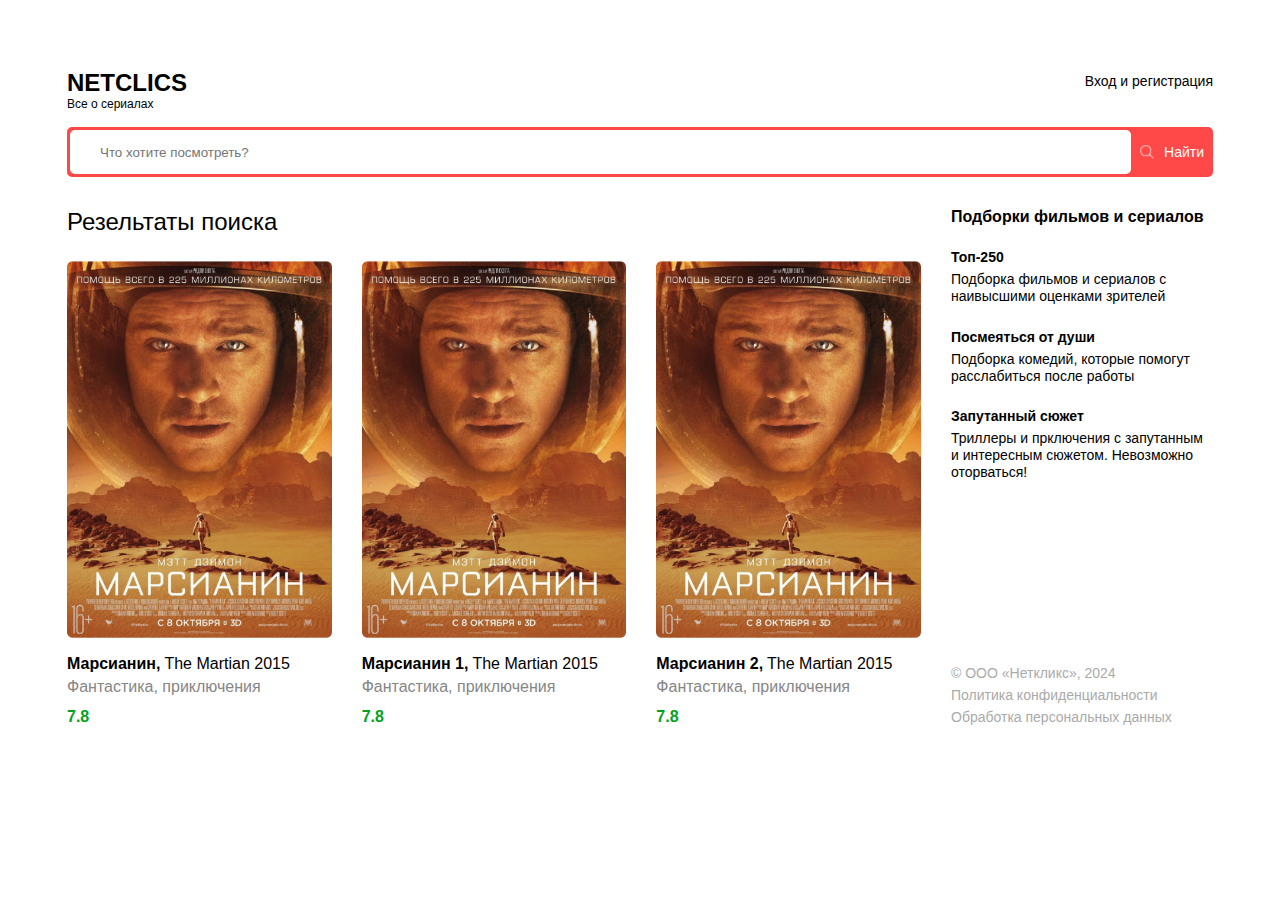
<file: index.html>
<!DOCTYPE html>
<html lang="en">
  <head>
    <meta charset="UTF-8" />
    <meta name="viewport" content="width=device-width, initial-scale=1.0" />
    <link rel="stylesheet" href="style.css" />
    <title>Netclicks</title>
  </head>
  <body>
    <header class="header">
      <div class="container">
        <div class="header-box">
          <div class="header-logo">
            <h1>NETCLICS</h1>
            <p>Все о сериалах</p>
          </div>
          <div class="header-controls">
            <a href="#">Вход и регистрация</a>
          </div>

          <div class="header-controls_mobile">
            <img src="./img/free-icon-menu-7466709 1.png" alt="menu" />
          </div>
        </div>
      </div>
    </header>
    <main>
      <section class="search">
        <div class="container">
          <div class="search-box">
            <input
              id="search-input"
              type="text"
              placeholder="Что хотите посмотреть?"
            />
            <button id="search-button">
              <img src="./img/free-icon-search-2414255 1.png" alt="search" />
              <span>Найти</span>
            </button>
          </div>
        </div>
      </section>
      <section class="content">
        <div class="container">
          <div class="content-box">
            <div class="content-main">
              <h2 class="content-main_title">Резельтаты поиска</h2>
              <div class="content-cards">
                <!--<a href="film.html" class="content-cards_item">
                  <div class="content-cards_item-img">
                    <img src="./img/Film.png" alt="Film" />
                  </div>
                  <div class="content-cards_item-title">
                    <h5>Марсианин,</h5>
                    <span>The Martian 2015</span>
                  </div>
                  <p class="content-cards_item-description">
                    Фантастика, приключения
                  </p>
                  <p class="content-cards_item-rating">7.8</p>
                </a>
                <a href="film.html" class="content-cards_item">
                  <div class="content-cards_item-img">
                    <img src="./img/Film.png" alt="Film" />
                  </div>
                  <div class="content-cards_item-title">
                    <h5>Марсианин,</h5>
                    <span>The Martian 2015</span>
                  </div>
                  <p class="content-cards_item-description">
                    Фантастика, приключения
                  </p>
                  <p class="content-cards_item-rating">7.8</p>
                </a>
                <a href="film.html" class="content-cards_item">
                  <div class="content-cards_item-img">
                    <img src="./img/Film.png" alt="Film" />
                  </div>
                  <div class="content-cards_item-title">
                    <h5>Марсианин,</h5>
                    <span>The Martian 2015</span>
                  </div>
                  <p class="content-cards_item-description">
                    Фантастика, приключения
                  </p>
                  <p class="content-cards_item-rating">7.8</p>
                </a>
                <a href="film.html" class="content-cards_item">
                  <div class="content-cards_item-img">
                    <img src="./img/Film.png" alt="Film" />
                  </div>
                  <div class="content-cards_item-title">
                    <h5>Марсианин,</h5>
                    <span>The Martian 2015</span>
                  </div>
                  <p class="content-cards_item-description">
                    Фантастика, приключения
                  </p>
                  <p class="content-cards_item-rating">7.8</p>
                </a>
                <a href="film.html" class="content-cards_item">
                  <div class="content-cards_item-img">
                    <img src="./img/Film.png" alt="Film" />
                  </div>
                  <div class="content-cards_item-title">
                    <h5>Марсианин,</h5>
                    <span>The Martian 2015</span>
                  </div>
                  <p class="content-cards_item-description">
                    Фантастика, приключения
                  </p>
                  <p class="content-cards_item-rating">7.8</p>
                </a>
                <a href="film.html" class="content-cards_item">
                  <div class="content-cards_item-img">
                    <img src="./img/Film.png" alt="Film" />
                  </div>
                  <div class="content-cards_item-title">
                    <h5>Марсианин,</h5>
                    <span>The Martian 2015</span>
                  </div>
                  <p class="content-cards_item-description">
                    Фантастика, приключения
                  </p>
                  <p class="content-cards_item-rating">7.8</p>
                </a> -->
              </div>
            </div>
            <div class="content-sidebar">
              <div class="content-sidebar_info">
                <h4 class="content-sidebar_info-title">
                  Подборки фильмов и сериалов
                </h4>
                <div class="content-sidebar_info-wrapper">
                  <div class="content-sidebar_info-item">
                    <h5>Топ-250</h5>
                    <p>
                      Подборка фильмов и сериалов с наивысшими оценками зрителей
                    </p>
                  </div>
                  <div class="content-sidebar_info-item">
                    <h5>Посмеяться от души</h5>
                    <p>
                      Подборка комедий, которые помогут расслабиться после
                      работы
                    </p>
                  </div>
                  <div class="content-sidebar_info-item">
                    <h5>Запутанный сюжет</h5>
                    <p>
                      Триллеры и прключения с запутанным и интересным сюжетом.
                      Невозможно оторваться!
                    </p>
                  </div>
                </div>
              </div>
              <div class="content-sidebar_footer">
                <p>© ООО «Неткликс», 2024</p>
                <a href="#">Политика конфиденциальности</a>
                <a href="#">Обработка персональных данных</a>
              </div>
            </div>
          </div>
        </div>
      </section>
    </main>
    <footer></footer>
    <script src="script.js"></script>
  </body>
</html>
</file>
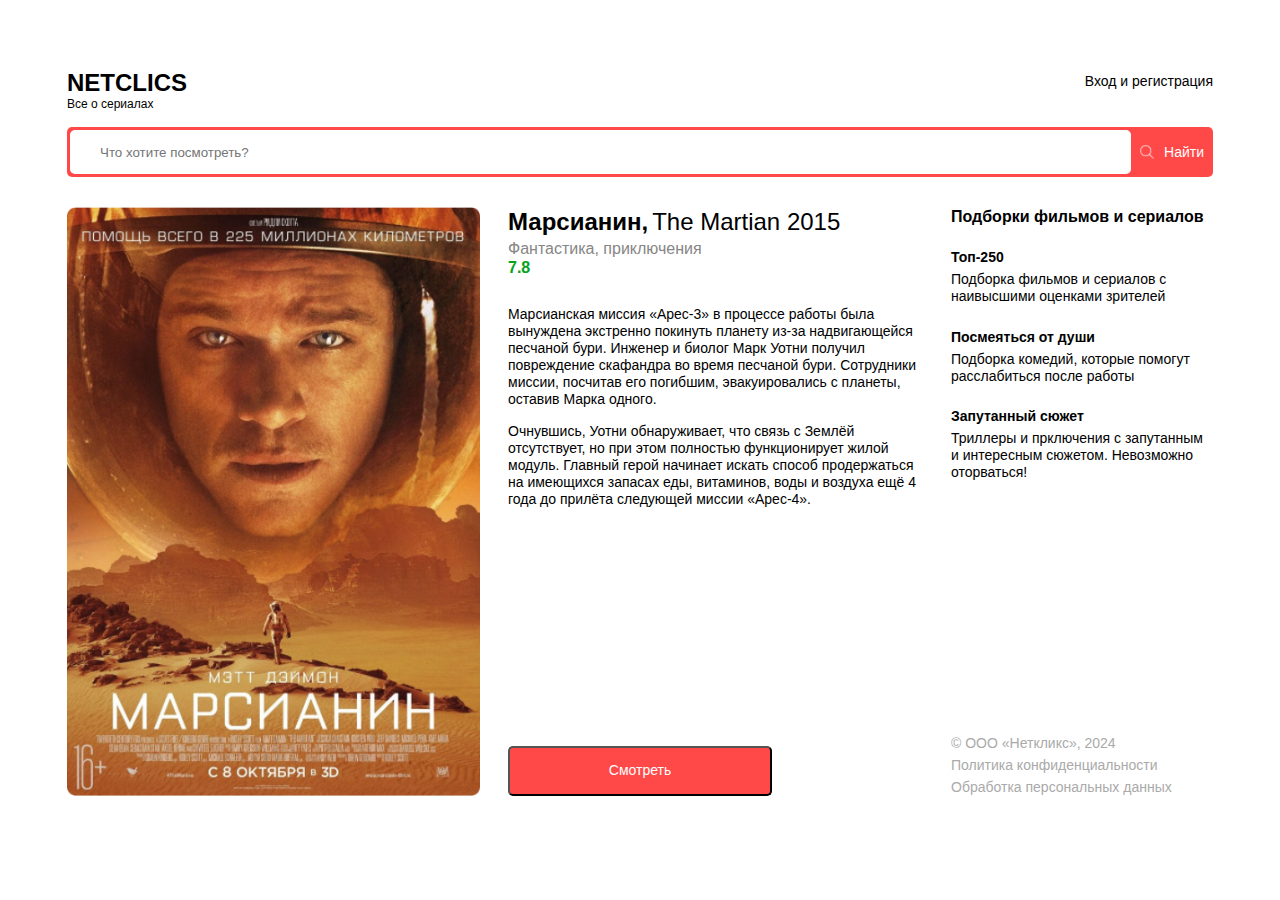
<file: film.html>
<!DOCTYPE html>
<html lang="en">
  <head>
    <meta charset="UTF-8" />
    <meta name="viewport" content="width=device-width, initial-scale=1.0" />
    <link rel="stylesheet" href="style.css" />
    <title>Netclicks</title>
  </head>
  <body>
    <header class="header">
      <div class="container">
        <div class="header-box">
          <a href="index.html" class="header-logo">
            <h1>NETCLICS</h1>
            <p>Все о сериалах</p>
          </a>
          <div class="header-controls">
            <a href="#">Вход и регистрация</a>
          </div>

          <div class="header-controls_mobile">
            <img src="./img/free-icon-menu-7466709 1.png" alt="menu" />
          </div>
        </div>
      </div>
    </header>
    <main>
      <section class="search">
        <div class="container">
          <div class="search-box">
            <input type="text" placeholder="Что хотите посмотреть?" />
            <button>
              <img src="./img/free-icon-search-2414255 1.png" alt="search" />
              <span>Найти</span>
            </button>
          </div>
        </div>
      </section>
      <section class="content">
        <div class="container">
          <div class="content-box">
            <div class="content-film">
              <div class="content-film_img">
                <img src="./img/Film.png" alt="Film" />
              </div>
              <div class="content-film_info">
                <div class="content-film_info-content">
                  <div class="content-film_title">
                    <h1>Марсианин,</h1>
                    <p>The Martian 2015</p>
                  </div>
                  <p class="content-film_info-description">
                    Фантастика, приключения
                  </p>
                  <p class="content-film_info-rating">7.8</p>
                  <p class="content-film_info-text">
                    Марсианская миссия «Арес-3» в процессе работы была вынуждена
                    экстренно покинуть планету из-за надвигающейся песчаной
                    бури. Инженер и биолог Марк Уотни получил повреждение
                    скафандра во время песчаной бури. Сотрудники миссии,
                    посчитав его погибшим, эвакуировались с планеты, оставив
                    Марка одного.
                  </p>
                  <p class="content-film_info-text">
                    Очнувшись, Уотни обнаруживает, что связь с Землёй
                    отсутствует, но при этом полностью функционирует жилой
                    модуль. Главный герой начинает искать способ продержаться на
                    имеющихся запасах еды, витаминов, воды и воздуха ещё 4 года
                    до прилёта следующей миссии «Арес-4».
                  </p>
                </div>

                <div class="content-film_info-controls">
                  <button class="content-film_info-btn">Смотреть</button>
                </div>
              </div>
            </div>
            <div class="content-sidebar">
              <div class="content-sidebar_info">
                <h4 class="content-sidebar_info-title">
                  Подборки фильмов и сериалов
                </h4>
                <div class="content-sidebar_info-wrapper">
                  <div class="content-sidebar_info-item">
                    <h5>Топ-250</h5>
                    <p>
                      Подборка фильмов и сериалов с наивысшими оценками зрителей
                    </p>
                  </div>
                  <div class="content-sidebar_info-item">
                    <h5>Посмеяться от души</h5>
                    <p>
                      Подборка комедий, которые помогут расслабиться после
                      работы
                    </p>
                  </div>
                  <div class="content-sidebar_info-item">
                    <h5>Запутанный сюжет</h5>
                    <p>
                      Триллеры и прключения с запутанным и интересным сюжетом.
                      Невозможно оторваться!
                    </p>
                  </div>
                </div>
              </div>
              <div class="content-sidebar_footer">
                <p>© ООО «Неткликс», 2024</p>
                <a href="#">Политика конфиденциальности</a>
                <a href="#">Обработка персональных данных</a>
              </div>
            </div>
          </div>
        </div>
      </section>
    </main>
    <footer></footer>
  </body>
</html>
</file>
<file: style.css>
* {
  box-sizing: border-box;
}

body {
  margin: 0;
  padding: 0;
}

.container {
  max-width: 1194px;
  padding-left: 24px;
  padding-right: 24px;
  margin: 0 auto;
}

.header {
  margin-top: 34px;
}

.header-box {
  display: flex;
  justify-content: space-between;
  align-items: center;
}

.header-box a {
  color: #000;
  text-decoration: none;
}

.header-logo h1 {
  margin: 0;
  padding-top: 34px;
  font-family: Inter, sans-serif;
  font-size: 24px;
  font-weight: 700;
  line-height: 29px;
}

.header-logo p {
  margin: 0;
  font-family: Inter, sans-serif;
  font-size: 12px;
  font-weight: 300;
  line-height: 15px;
  margin-bottom: 15px;
}

.header-controls a {
  color: #000;
  font-family: Inter, sans-serif;
  font-size: 14px;
  font-weight: 400;
  line-height: 17px;
  text-decoration: none;
}

.header-controls a:hover {
  color: rgb(255, 73, 73);
}

.header-controls_mobile {
  display: none;
}

.search-box {
  border-radius: 5px;
  background: rgb(255, 73, 73);
  display: flex;
  justify-content: space-between;
  align-items: center;
  padding: 3px;
  gap: 3px;
  height: 50px;
  margin-bottom: 30px;
}

.search-box input {
  flex-grow: 1;
  height: 100%;
  border: none;
  outline: none;
  border-radius: 5px;
  padding: 0 30px;
  min-width: 0;
}

.search-box button {
  background: rgb(255, 73, 73);
  height: 100%;
  display: flex;
  align-items: center;
  gap: 10px;
  border: none;
  color: rgb(255, 255, 255);
  font-family: Inter, sans-serif;
  font-size: 14px;
  font-weight: 400;
  line-height: 17px;
  cursor: pointer;
}

.content {
  margin-bottom: 94px;
}

.content-box {
  display: flex;
  justify-content: space-between;
  gap: 30px;
}

.content-main {
  flex-grow: 1;
}

.content-main_title {
  margin-top: 0;
  margin-bottom: 25px;
  color: #000;
  font-family: Inter, sans-serif;
  font-size: 24px;
  font-weight: 500;
  line-height: 29px;
}

.content-cards {
  display: flex;
  flex-wrap: wrap;
  gap: 30px;
}

.content-cards_item {
  width: calc((100% - 60px) / 3);
  text-decoration: none;
}

.content-cards_item img {
  width: 100%;
}

.content-cards_item-title h5 {
  color: #000;
  margin: 0;
  font-family: Inter, sans-serif;
  font-size: 16px;
  font-weight: 700;
  line-height: 19px;
}

.content-cards_item-title span {
  color: #000;
  margin: 0;
  font-family: Inter, sans-serif;
  font-size: 16px;
  font-weight: 400;
  line-height: 19px;
}
.content-cards_item-title {
  display: flex;
  flex-wrap: wrap;
  align-items: flex-end;
  gap: 4px;
  margin-top: 12px;
  margin-bottom: 4px;
}

.content-cards_item-description {
  margin-top: 0;
  color: rgb(134, 134, 134);
  font-family: Inter, sans-serif;
  font-size: 16px;
  font-weight: 400;
  line-height: 19px;
  margin-bottom: 11px;
}
.content-cards_item-rating {
  color: rgb(4, 163, 30);
  font-family: Inter, sans-serif;
  font-size: 16px;
  font-weight: 700;
  line-height: 19px;
  margin: 0;
}

.content-sidebar {
  width: 262px;
  min-width: 262px;
  display: flex;
  flex-direction: column;
  justify-content: space-between;
}

.content-sidebar_info {
  margin-bottom: 120px;
}

.content-sidebar_info-title {
  color: rgb(0, 0, 0);
  font-family: Inter, sans-serif;
  font-size: 16px;
  font-weight: 700;
  line-height: 19px;
  margin: 0;
}

.content-sidebar_info-wrapper {
  display: flex;
  flex-direction: column;
  justify-content: start;
}

.content-sidebar_info-item {
  display: flex;
  flex-direction: column;
}

.content-sidebar_info-item h5 {
  margin-bottom: 0;
  font-family: Inter, sans-serif;
  font-size: 14px;
  font-weight: 700;
  line-height: 17px;
  padding-bottom: 5px;
}

.content-sidebar_info-item p {
  margin: 0;
  font-family: Inter, sans-serif;
  font-size: 14px;
  font-weight: 400;
  line-height: 17px;
}

.content-sidebar_footer {
  display: flex;
  flex-direction: column;
  gap: 5px;
}

.content-sidebar_footer p {
  color: rgb(170, 170, 170);
  font-family: Inter, sans-serif;
  font-size: 14px;
  font-weight: 400;
  line-height: 17px;
  margin: 0;
}

.content-sidebar_footer a {
  color: rgb(170, 170, 170);
  font-family: Inter, sans-serif;
  font-size: 14px;
  font-weight: 400;
  line-height: 17px;
  text-decoration: none;
}

.content-sidebar_footer a:hover {
  color: rgb(255, 73, 73);
}

.content-film {
  flex-grow: 1;
  display: flex;
  justify-content: space-between;
  gap: 28px;
}

.content-film_img {
  width: calc((100% - 28px) / 2);
  display: flex;
  justify-content: center;
}

.content-film_img img {
  width: 100%;
  display: block;
  max-width: 450px;
}

.content-film_info {
  width: calc((100% - 28px) / 2);
  display: flex;
  flex-direction: column;
  justify-content: space-between;
  gap: 30px;
}

.content-film_title {
  display: flex;
  align-items: center;
  flex-wrap: wrap;
  gap: 4px;
  margin-bottom: 3px;
}

.content-film_title h1 {
  color: rgb(0, 0, 0);
  font-family: Inter, sans-serif;
  font-size: 24px;
  font-weight: 700;
  line-height: 29px;
  margin: 0;
}

.content-film_title p {
  color: rgb(0, 0, 0);
  font-family: Inter, sans-serif;
  font-size: 24px;
  font-weight: 400;
  line-height: 29px;
  margin: 0;
}

.content-film_info-content {
  display: flex;
  flex-direction: column;
}

.content-film_info-content:last-child {
  padding-bottom: 0;
}

.content-film_info-description {
  color: rgb(134, 134, 134);
  font-family: Inter, sans-serif;
  font-size: 16px;
  font-weight: 400;
  line-height: 19px;
  margin: 0;
}

.content-film_info-rating {
  color: rgb(4, 163, 30);
  font-family: Inter, sans-serif;
  font-size: 16px;
  font-weight: 700;
  line-height: 19px;
  margin-top: 0;
  margin-bottom: 29px;
}

.content-film_info-text {
  color: rgb(0, 0, 0);
  font-family: Inter, sans-serif;
  font-size: 14px;
  font-weight: 400;
  line-height: 17px;
  margin: 0;
  padding-bottom: 15px;
}

.content-film_info-btn {
  width: 264px;
  height: 50px;
  border-radius: 5px;
  background: rgb(255, 73, 73);
  color: rgb(255, 255, 255);
  font-family: Inter, sans-serif;
  font-size: 14px;
  font-weight: 400;
  line-height: 17px;
}

@media (max-width: 991px) {
  .content-cards_item {
    width: calc((100% - 30px) / 2);
  }
  .content-film {
    flex-direction: column;
  }
  .content-film_img {
    width: 100%;
  }
  .content-film_info {
    width: 100%;
  }
}

@media (max-width: 768px) {
  .header-controls {
    display: none;
  }
  .header-controls_mobile {
    display: block;
    align-self: center;
  }
  .content-box {
    flex-direction: column;
  }

  .content-sidebar {
    width: 100%;
  }
}
@media (max-width: 400px) {
  .search-box input {
    flex-grow: 1;
    height: 100%;
    border: none;
    outline: none;
    border-radius: 5px;
    padding: 0 10px;
    min-width: 0;
  }
}

@media (max-width: 480px) {
  .content-cards_item {
    min-width: 100%;
  }
}
</file>
